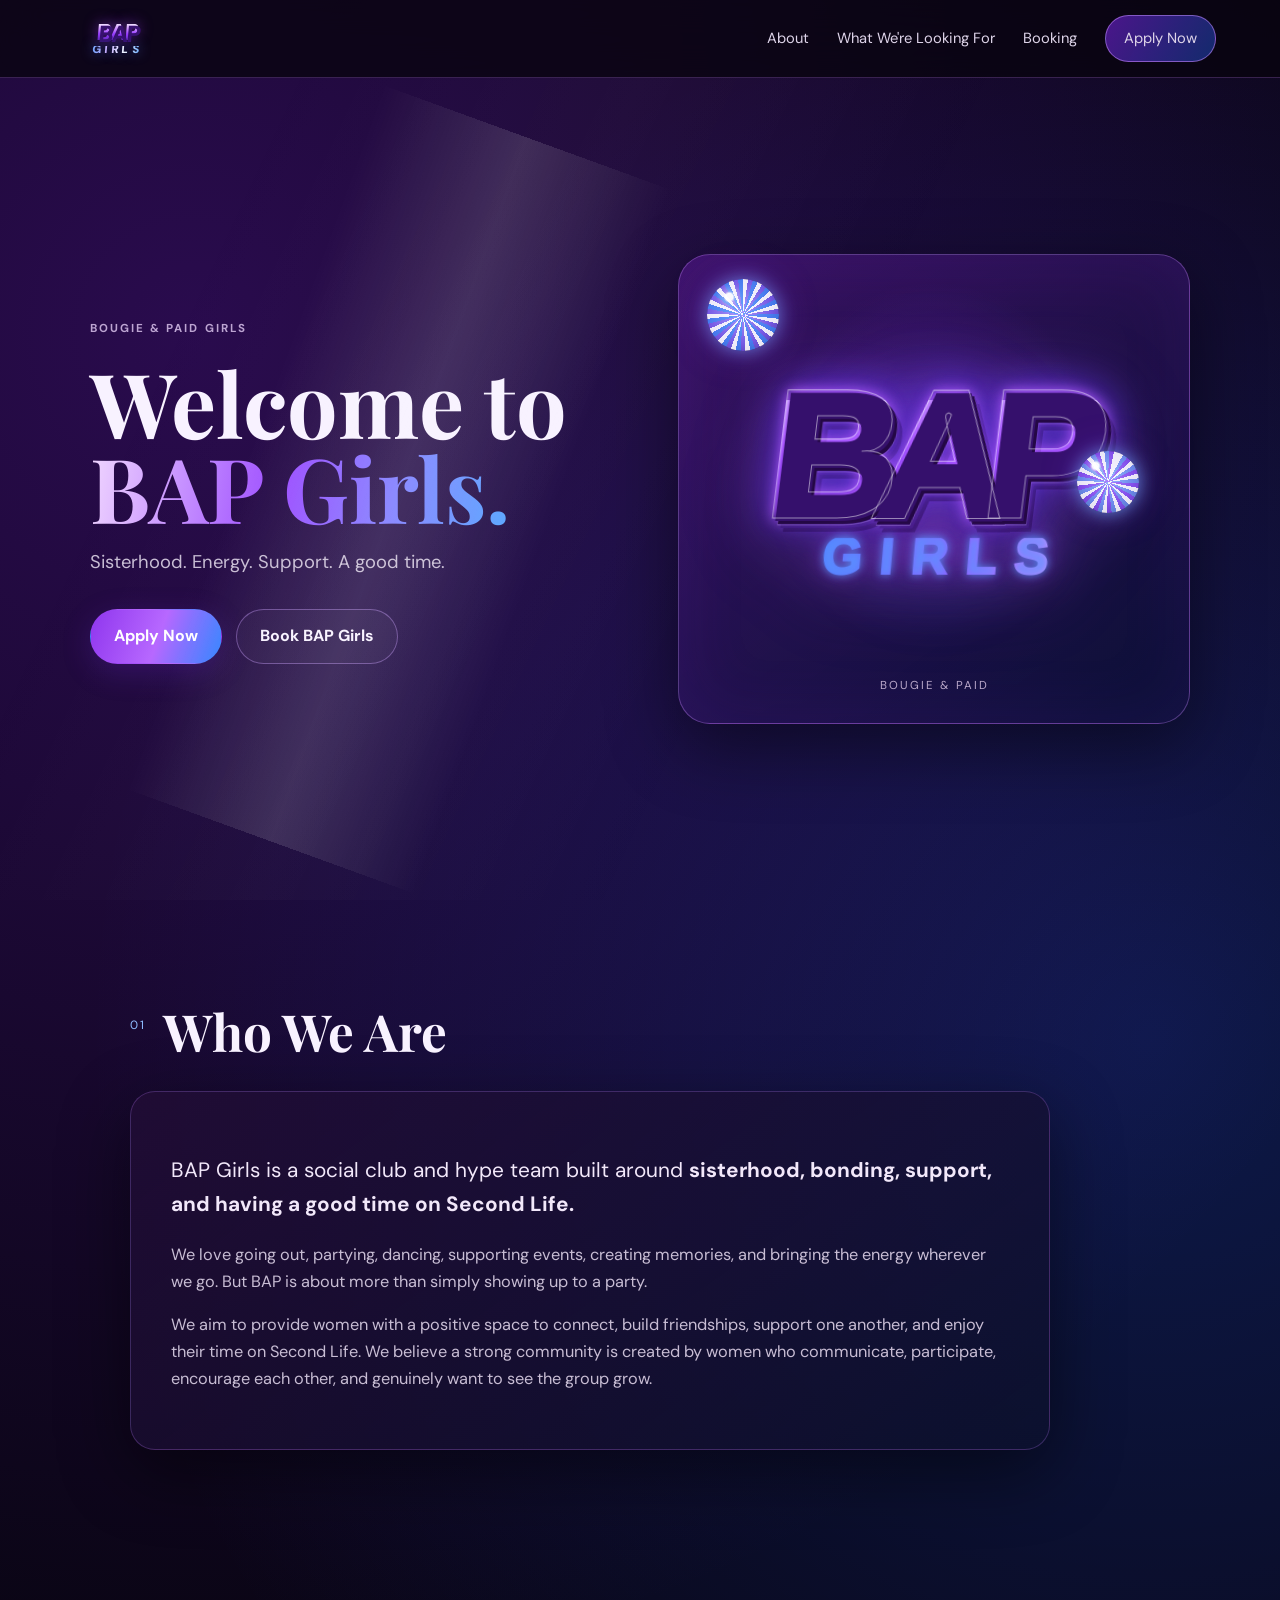
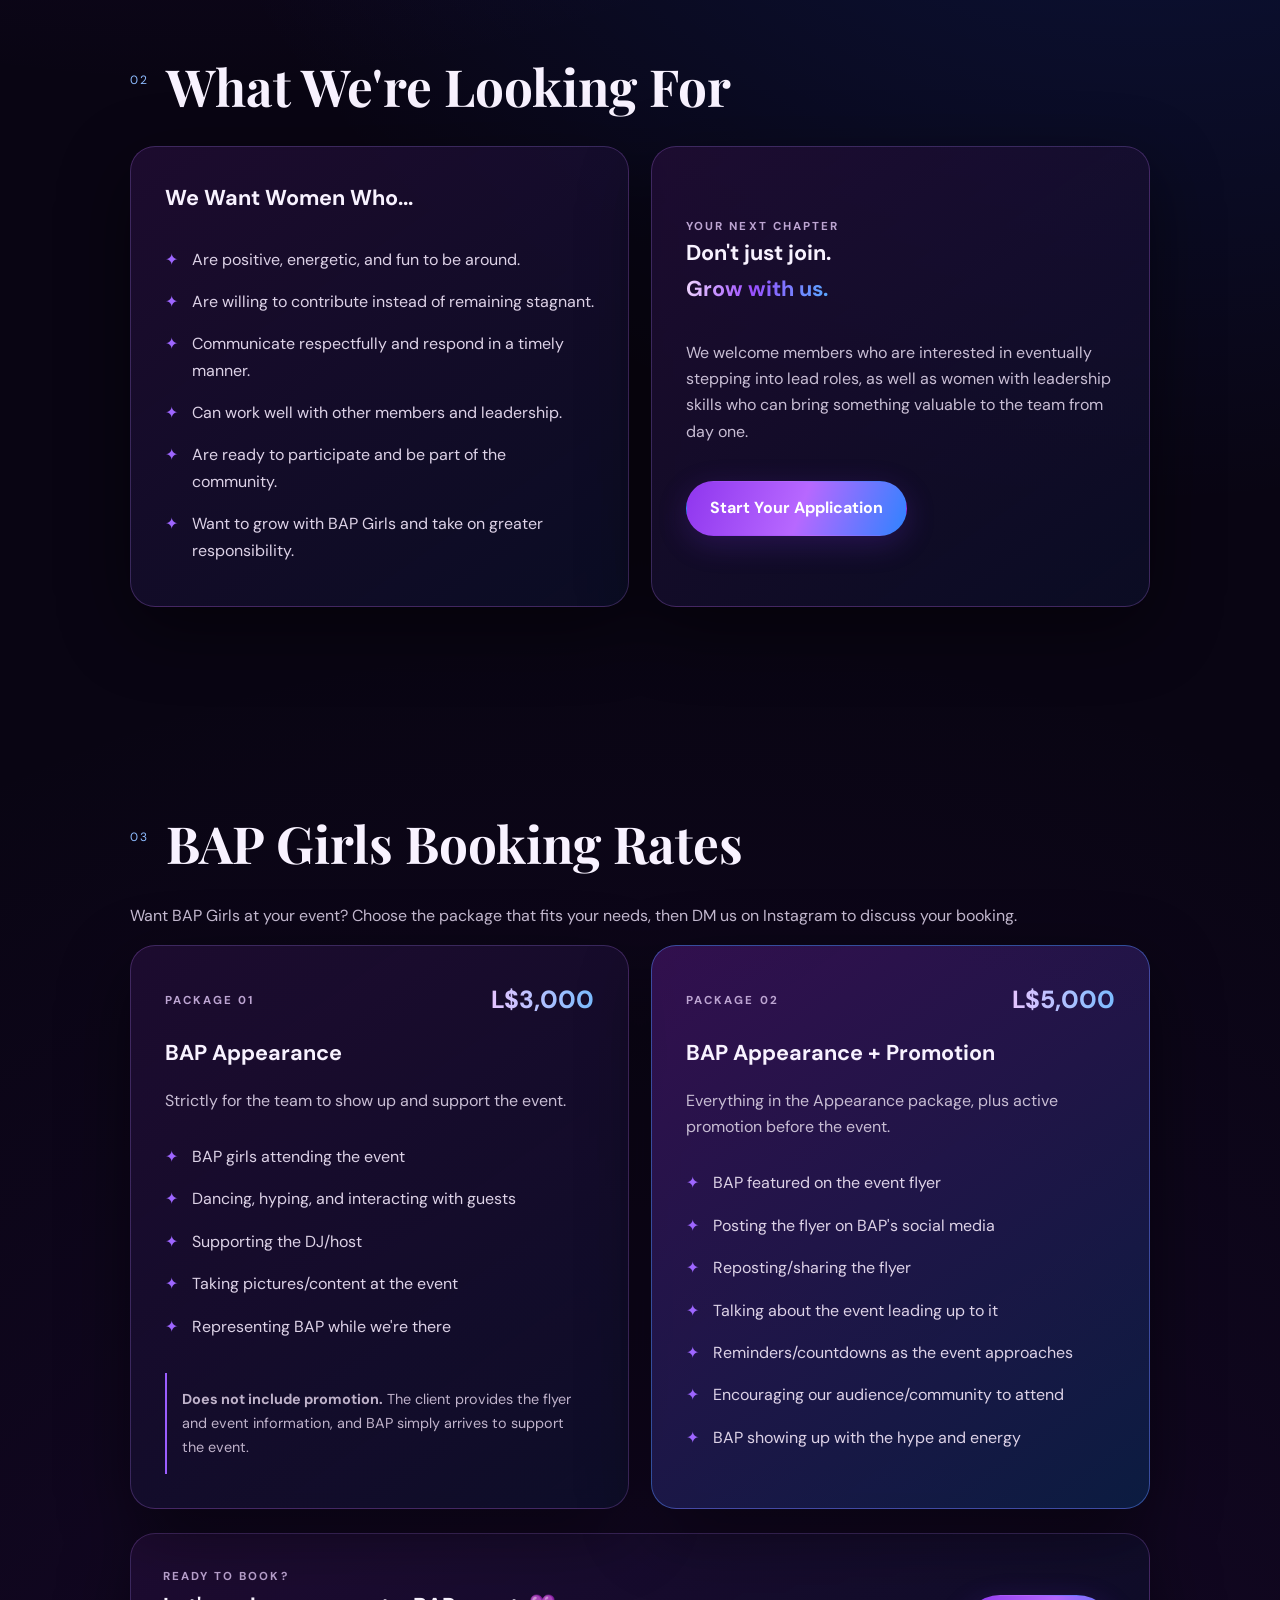
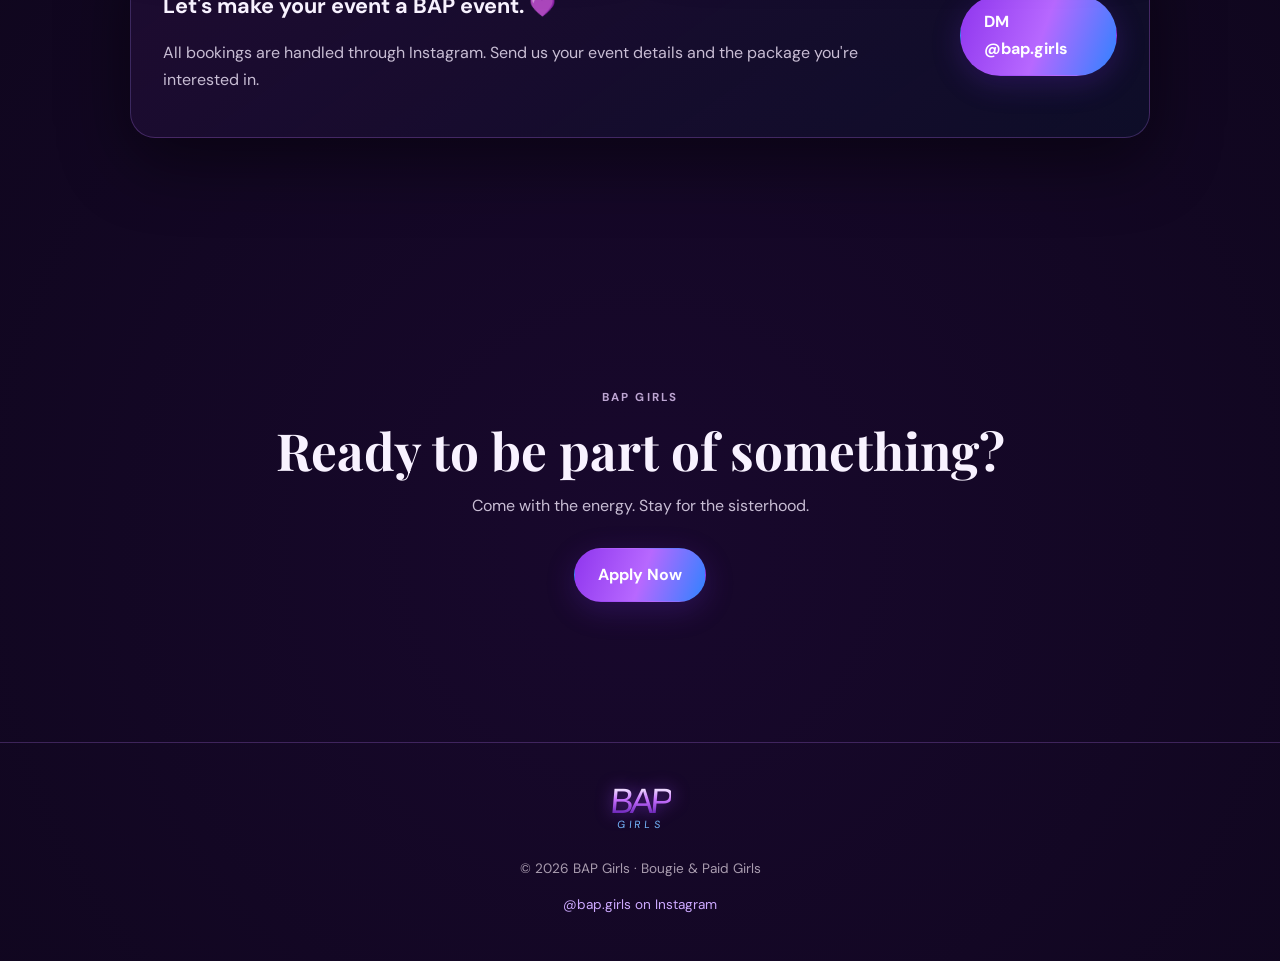
<file: index.html>
<!DOCTYPE html>
<html lang="en">
<head>
  <meta charset="UTF-8">
  <meta name="viewport" content="width=device-width, initial-scale=1.0">
  <meta name="description" content="BAP Girls — Bougie & Paid Girls. A Second Life social club and hype team centered on sisterhood, bonding, support, and having a good time.">
  <title>BAP Girls | Bougie & Paid Girls</title>
  <link rel="preconnect" href="https://fonts.googleapis.com">
  <link rel="preconnect" href="https://fonts.gstatic.com" crossorigin>
  <link href="https://fonts.googleapis.com/css2?family=DM+Sans:wght@400;500;600;700&family=Playfair+Display:wght@600;700&display=swap" rel="stylesheet">
  <link rel="stylesheet" href="styles.css">
</head>

<body>
  <div class="ambient ambient-one"></div>
  <div class="ambient ambient-two"></div>

  <header class="site-header">
    <a class="brand bap-logo-small" href="#home" aria-label="BAP Girls home">
      <span class="bap-word">BAP</span>
      <span class="girls-word">GIRLS</span>
    </a>

    <button class="menu-toggle" aria-label="Open menu" aria-expanded="false">☰</button>

    <nav class="nav">
      <a href="#about">About</a>
      <a href="#looking-for">What We're Looking For</a>
      <a href="#booking">Booking</a>
      <a class="nav-apply" href="application.html">Apply Now</a>
    </nav>
  </header>

  <main>
    <section id="home" class="hero section">
      <div class="hero-copy">
        <span class="eyebrow">BOUGIE &amp; PAID GIRLS</span>

        <h1>Welcome to<br><span>BAP Girls.</span></h1>

        <p class="hero-text">Sisterhood. Energy. Support. A good time.</p>

        <div class="hero-actions">
          <a class="button button-primary" href="application.html">Apply Now</a>
          <a class="button button-ghost" href="#booking">Book BAP Girls</a>
        </div>
      </div>

      <div class="hero-logo-card">
        <div class="shine"></div>

        <div class="logo-stage">
          <div class="bap-logo-3d" aria-label="BAP Girls">
            <span class="bap-main">BAP</span>
            <span class="girls-main">GIRLS</span>
          </div>
        </div>

        <div class="logo-caption">BOUGIE &amp; PAID</div>
      </div>
    </section>

    <section id="about" class="section content-section">
      <div class="section-heading">
        <span class="section-number">01</span>
        <h2>Who We Are</h2>
      </div>

      <div class="glass-card about-card">
        <p class="lead">BAP Girls is a social club and hype team built around <strong>sisterhood, bonding, support, and having a good time on Second Life.</strong></p>

        <p>We love going out, partying, dancing, supporting events, creating memories, and bringing the energy wherever we go. But BAP is about more than simply showing up to a party.</p>

        <p>We aim to provide women with a positive space to connect, build friendships, support one another, and enjoy their time on Second Life. We believe a strong community is created by women who communicate, participate, encourage each other, and genuinely want to see the group grow.</p>
      </div>
    </section>

    <section id="looking-for" class="section content-section">
      <div class="section-heading">
        <span class="section-number">02</span>
        <h2>What We're Looking For</h2>
      </div>

      <div class="looking-grid">
        <div class="glass-card">
          <h3>We Want Women Who...</h3>

          <ul class="feature-list">
            <li>Are positive, energetic, and fun to be around.</li>
            <li>Are willing to contribute instead of remaining stagnant.</li>
            <li>Communicate respectfully and respond in a timely manner.</li>
            <li>Can work well with other members and leadership.</li>
            <li>Are ready to participate and be part of the community.</li>
            <li>Want to grow with BAP Girls and take on greater responsibility.</li>
          </ul>
        </div>

        <div class="glass-card emphasis-card">
          <span class="mini-label">YOUR NEXT CHAPTER</span>

          <h3>Don't just join.<br><span>Grow with us.</span></h3>

          <p>We welcome members who are interested in eventually stepping into lead roles, as well as women with leadership skills who can bring something valuable to the team from day one.</p>

          <a class="button button-primary" href="application.html">Start Your Application</a>
        </div>
      </div>
    </section>

    <section id="booking" class="section content-section">
      <div class="section-heading">
        <span class="section-number">03</span>
        <h2>BAP Girls Booking Rates</h2>
      </div>

      <p class="section-intro">Want BAP Girls at your event? Choose the package that fits your needs, then DM us on Instagram to discuss your booking.</p>

      <div class="rates-grid">
        <article class="rate-card">
          <div class="rate-top">
            <span class="package">PACKAGE 01</span>
            <span class="price">L$3,000</span>
          </div>

          <h3>BAP Appearance</h3>

          <p class="rate-description">Strictly for the team to show up and support the event.</p>

          <ul class="feature-list">
            <li>BAP girls attending the event</li>
            <li>Dancing, hyping, and interacting with guests</li>
            <li>Supporting the DJ/host</li>
            <li>Taking pictures/content at the event</li>
            <li>Representing BAP while we're there</li>
          </ul>

          <div class="note">
            <strong>Does not include promotion.</strong>
            The client provides the flyer and event information, and BAP simply arrives to support the event.
          </div>
        </article>

        <article class="rate-card featured-rate">
          <div class="rate-top">
            <span class="package">PACKAGE 02</span>
            <span class="price">L$5,000</span>
          </div>

          <h3>BAP Appearance + Promotion</h3>

          <p class="rate-description">Everything in the Appearance package, plus active promotion before the event.</p>

          <ul class="feature-list">
            <li>BAP featured on the event flyer</li>
            <li>Posting the flyer on BAP's social media</li>
            <li>Reposting/sharing the flyer</li>
            <li>Talking about the event leading up to it</li>
            <li>Reminders/countdowns as the event approaches</li>
            <li>Encouraging our audience/community to attend</li>
            <li>BAP showing up with the hype and energy</li>
          </ul>
        </article>
      </div>

      <div class="booking-cta glass-card">
        <div>
          <span class="mini-label">READY TO BOOK?</span>

          <h3>Let's make your event a BAP event. 💜</h3>

          <p>All bookings are handled through Instagram. Send us your event details and the package you're interested in.</p>
        </div>

        <a class="button button-primary" href="https://www.instagram.com/bap.girls/" target="_blank" rel="noopener">DM @bap.girls</a>
      </div>
    </section>

    <section class="section final-cta">
      <div class="cta-inner">
        <span class="eyebrow">BAP GIRLS</span>

        <h2>Ready to be part of something?</h2>

        <p>Come with the energy. Stay for the sisterhood.</p>

        <a class="button button-primary" href="application.html">Apply Now</a>
      </div>
    </section>
  </main>

  <footer class="site-footer">
    <div class="footer-bap-logo">
      <span class="bap-word">BAP</span>
      <span class="girls-word">GIRLS</span>
    </div>

    <p>© <span id="year"></span> BAP Girls · Bougie &amp; Paid Girls</p>

    <a href="https://www.instagram.com/bap.girls/" target="_blank" rel="noopener">@bap.girls on Instagram</a>
  </footer>

  <script>
    document.getElementById('year').textContent = new Date().getFullYear();

    const toggle = document.querySelector('.menu-toggle');
    const nav = document.querySelector('.nav');

    toggle.addEventListener('click', () => {
      const open = nav.classList.toggle('open');
      toggle.setAttribute('aria-expanded', open);
    });

    nav.querySelectorAll('a').forEach(a => {
      a.addEventListener('click', () => nav.classList.remove('open'));
    });
  </script>
</body>
</html>
</file>
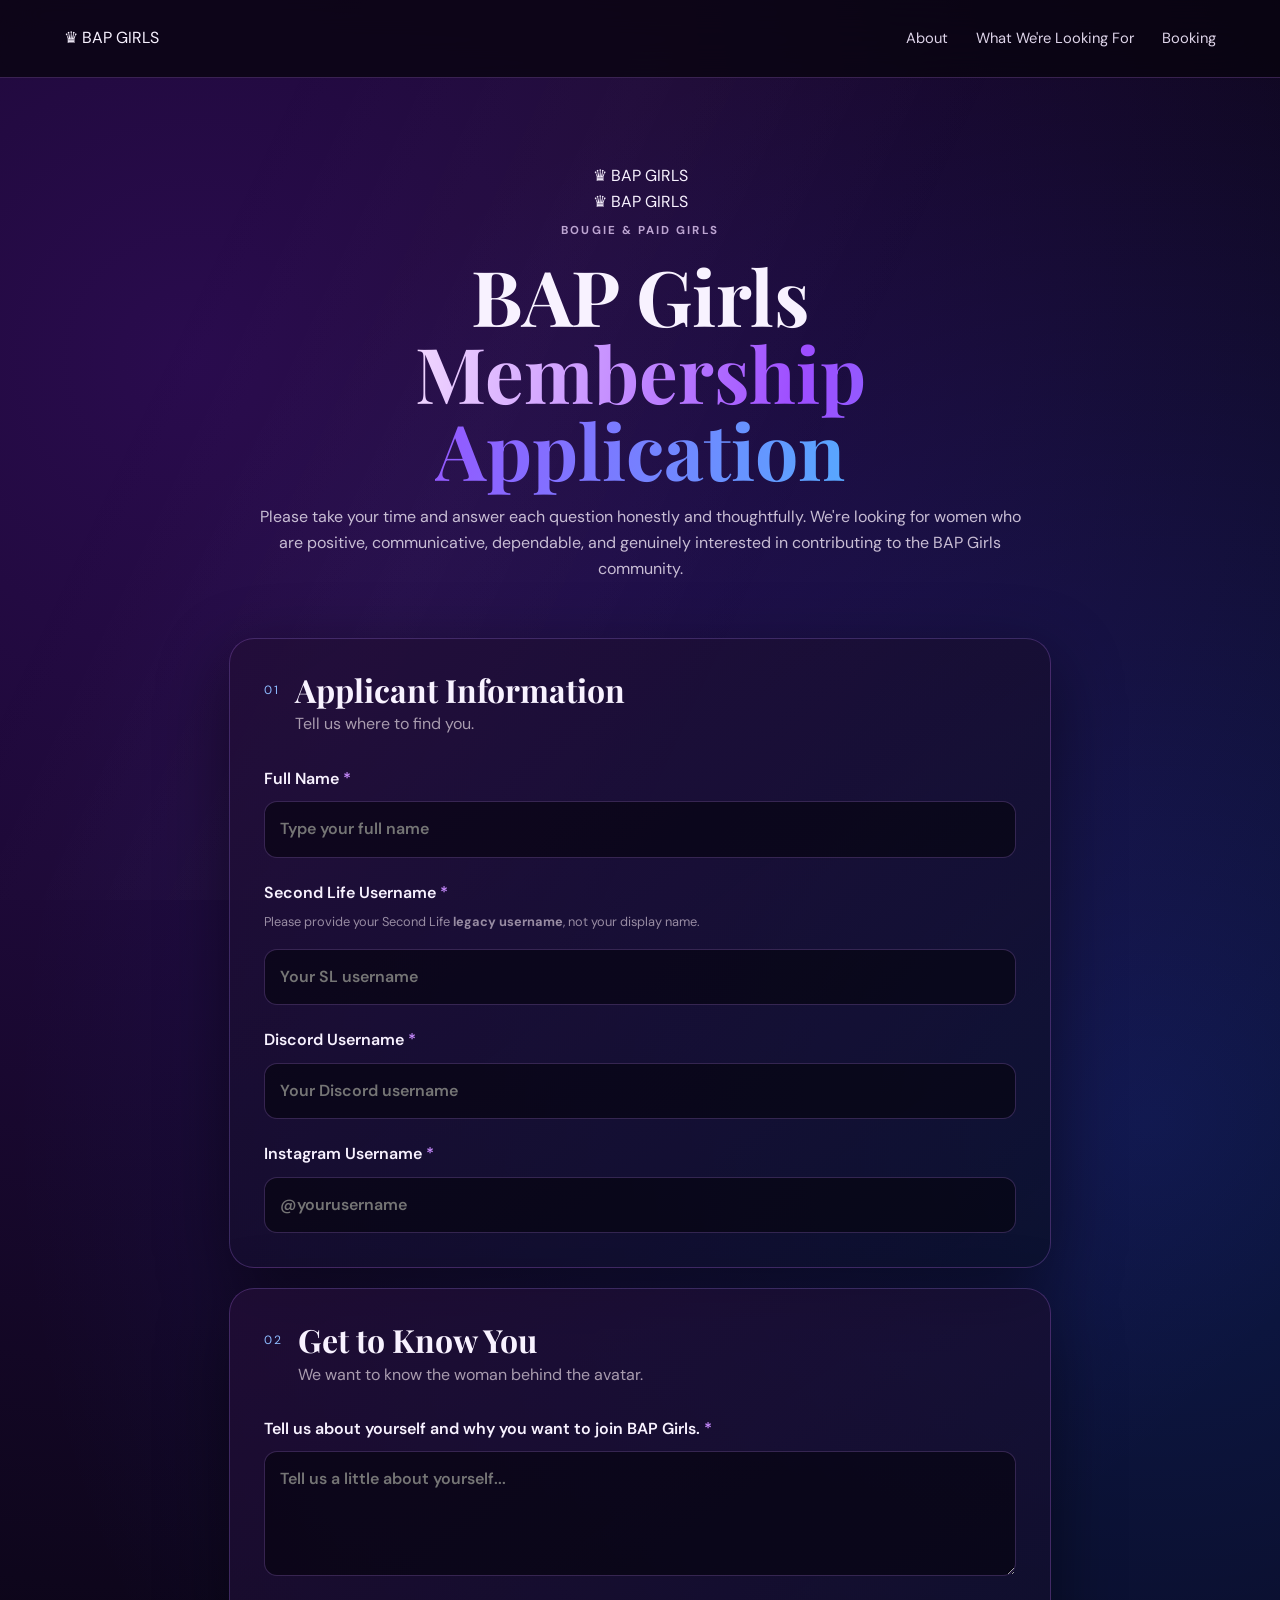
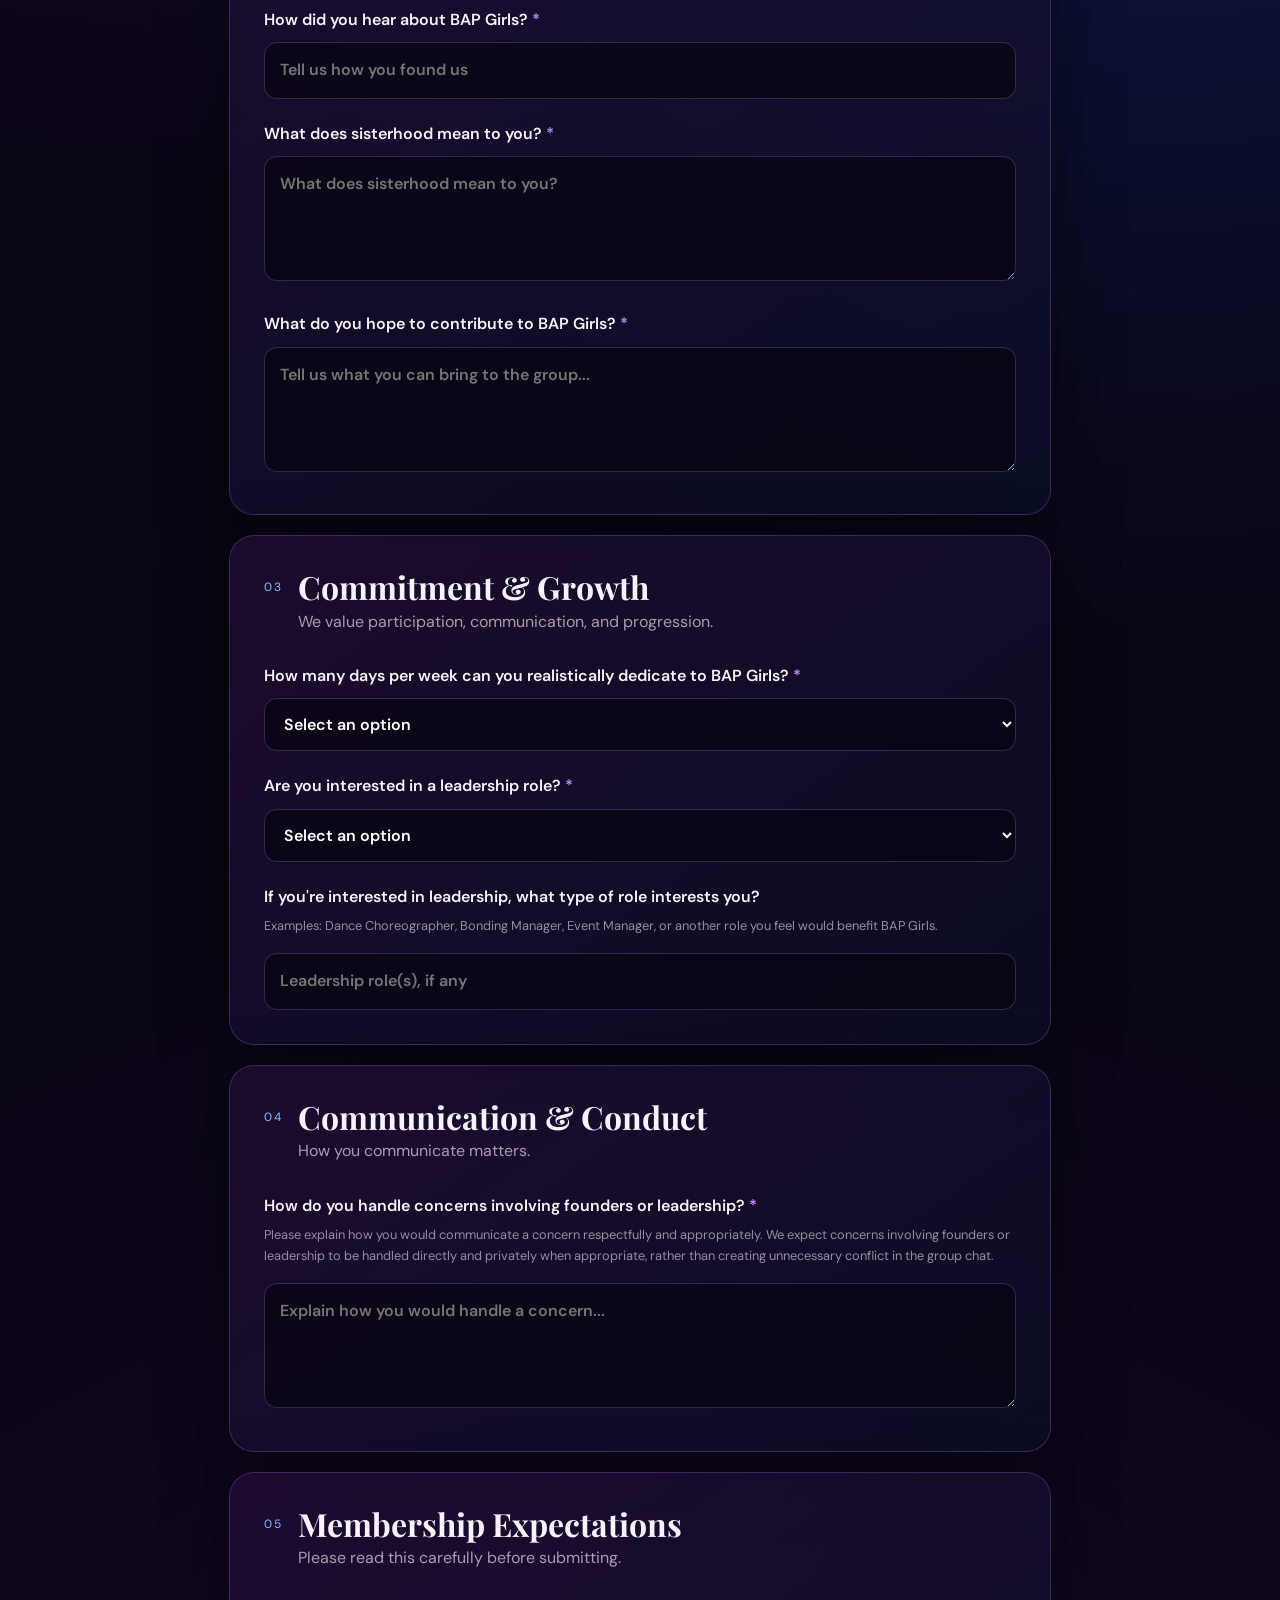
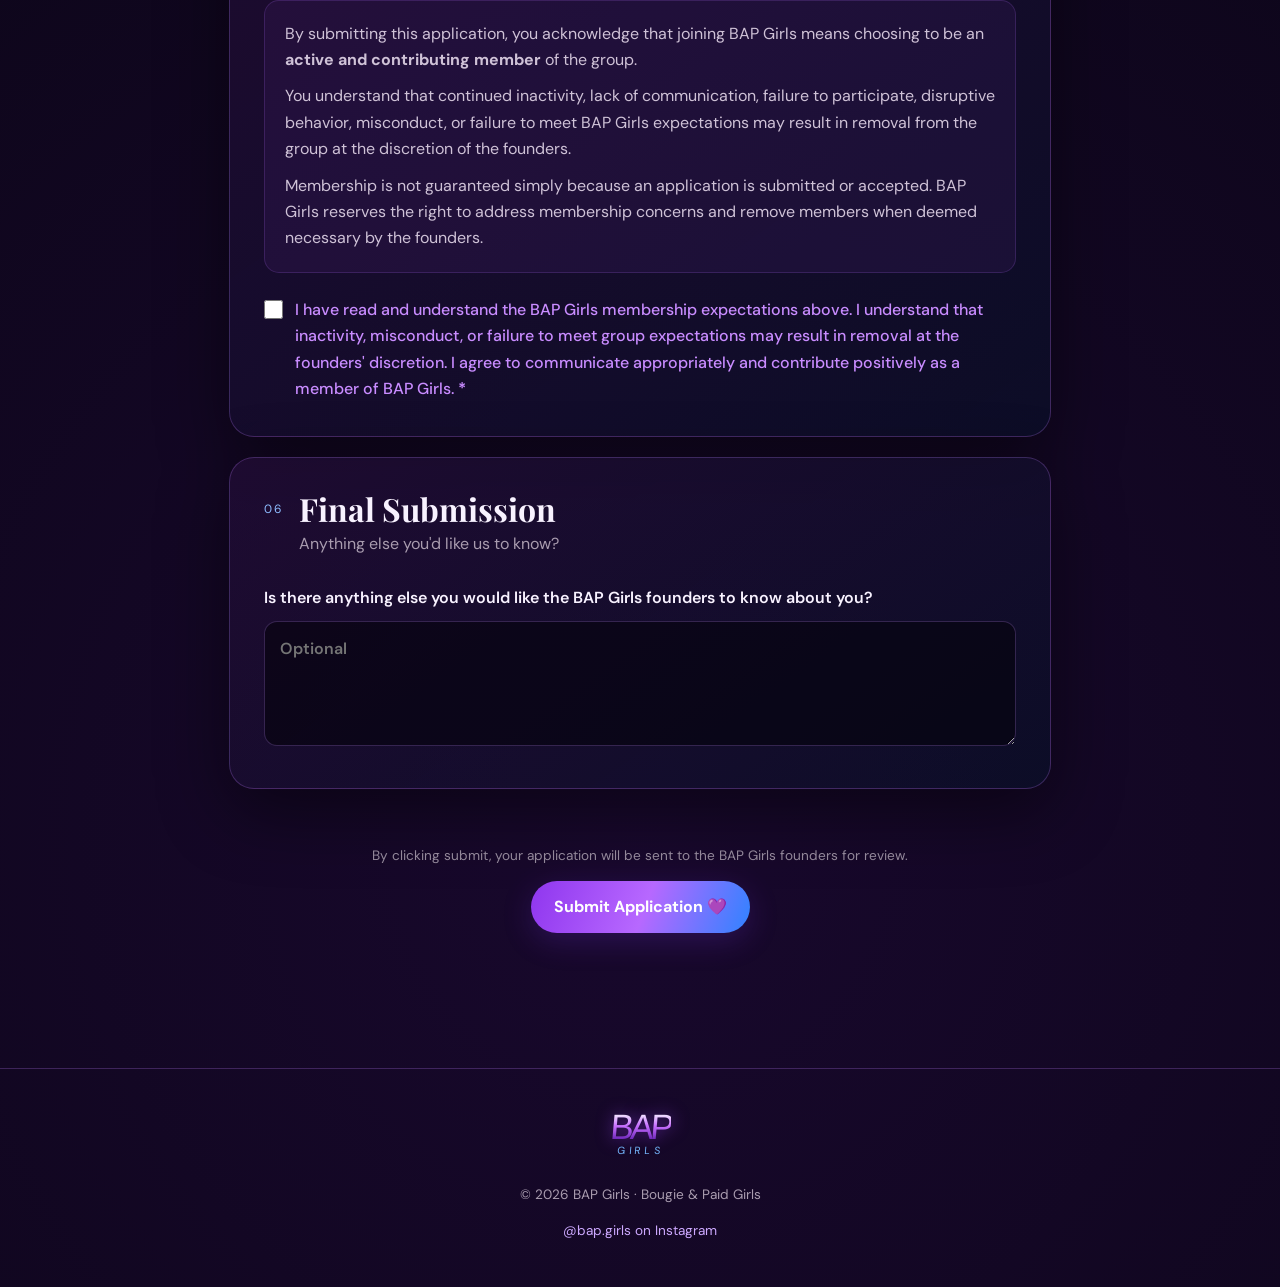
<file: application.html>
<!DOCTYPE html>
<html lang="en">
<head>
  <meta charset="UTF-8">
  <meta name="viewport" content="width=device-width, initial-scale=1.0">
  <meta name="description" content="BAP Girls membership application.">
  <title>Apply | BAP Girls</title>

  <link rel="preconnect" href="https://fonts.googleapis.com">
  <link rel="preconnect" href="https://fonts.gstatic.com" crossorigin>
  <link href="https://fonts.googleapis.com/css2?family=DM+Sans:wght@400;500;600;700&family=Playfair+Display:wght@600;700&display=swap" rel="stylesheet">

  <link rel="stylesheet" href="styles.css">

  <style>
    /* ================================
       APPLICATION THANK-YOU POPUP
       ================================ */

    .success-overlay {
      position: fixed;
      inset: 0;
      z-index: 9999;
      display: none;
      align-items: center;
      justify-content: center;
      padding: 22px;
      background: rgba(4, 1, 10, .78);
      backdrop-filter: blur(12px);
      -webkit-backdrop-filter: blur(12px);
    }

    .success-overlay.show {
      display: flex;
    }

    .success-popup {
      position: relative;
      width: min(520px, 100%);
      padding: 42px 30px;
      text-align: center;
      border: 1px solid rgba(217,168,255,.4);
      border-radius: 28px;
      background:
        linear-gradient(
          145deg,
          rgba(55, 18, 91, .96),
          rgba(14, 5, 29, .98)
        );
      box-shadow:
        0 30px 90px rgba(0,0,0,.65),
        0 0 45px rgba(157,77,255,.25),
        inset 0 1px 0 rgba(255,255,255,.2);
      overflow: hidden;
      animation: popupIn .35s ease-out;
    }

    .success-popup::before {
      content: "";
      position: absolute;
      top: 0;
      left: -20%;
      width: 140%;
      height: 2px;
      background: linear-gradient(
        90deg,
        transparent,
        #b66cff,
        #71c4ff,
        #ffffff,
        #b66cff,
        transparent
      );
    }

    .success-icon {
      width: 58px;
      height: 58px;
      margin: 0 auto 22px;
      display: flex;
      align-items: center;
      justify-content: center;
      border-radius: 50%;
      color: #fff;
      font-size: 27px;
      background:
        linear-gradient(
          135deg,
          #8d35e8,
          #3c83ff
        );
      box-shadow:
        0 0 20px rgba(157,77,255,.55),
        0 0 40px rgba(39,120,255,.25),
        inset 0 1px 0 rgba(255,255,255,.4);
    }

    .success-popup .popup-eyebrow {
      margin-bottom: 10px;
      color: #71c4ff;
      font-size: 11px;
      font-weight: 700;
      letter-spacing: 3px;
      text-transform: uppercase;
    }

    .success-popup h2 {
      margin: 0 0 16px;
      font-family: "Playfair Display", Georgia, serif;
      font-size: clamp(30px, 7vw, 46px);
      line-height: 1;
      background:
        linear-gradient(
          105deg,
          #ffffff,
          #d9a8ff,
          #7f2cff,
          #71c4ff,
          #ffffff
        );
      background-size: 250% 100%;
      -webkit-background-clip: text;
      background-clip: text;
      color: transparent;
      animation: popupShine 3s linear infinite;
    }

    .success-popup p {
      margin: 0 auto;
      max-width: 410px;
      color: #c8bdd4;
      font-size: 14px;
      line-height: 1.75;
    }

    .success-popup p strong {
      color: #fff;
    }

    .success-close {
      margin-top: 28px;
      border: 0;
      padding: 13px 28px;
      border-radius: 999px;
      color: #fff;
      font-weight: 700;
      cursor: pointer;
      background:
        linear-gradient(
          110deg,
          #7622d5,
          #a64dff,
          #347dff,
          #8b36e7
        );
      background-size: 250% 100%;
      box-shadow:
        0 10px 30px rgba(111,40,210,.4),
        inset 0 1px 0 rgba(255,255,255,.3);
      transition: transform .2s ease, box-shadow .2s ease;
    }

    .success-close:hover {
      transform: translateY(-2px);
      box-shadow:
        0 14px 38px rgba(111,40,210,.55),
        inset 0 1px 0 rgba(255,255,255,.4);
    }

    @keyframes popupIn {
      from {
        opacity: 0;
        transform: translateY(15px) scale(.97);
      }

      to {
        opacity: 1;
        transform: translateY(0) scale(1);
      }
    }

    @keyframes popupShine {
      0% {
        background-position: 0% 50%;
      }

      50% {
        background-position: 100% 50%;
      }

      100% {
        background-position: 0% 50%;
      }
    }
  </style>
</head>

<body>

  <header class="site-header">

    <a class="brand application-header-logo" href="index.html" aria-label="BAP Girls home">

      <div class="application-logo-mini" aria-hidden="true">
        <span class="application-crown-mini">♛</span>
        <span class="application-bap-mini">BAP</span>
        <span class="application-girls-mini">GIRLS</span>
      </div>

    </a>

    <nav class="nav nav-always">
      <a href="index.html#about">About</a>
      <a href="index.html#looking-for">What We're Looking For</a>
      <a href="index.html#booking">Booking</a>
    </nav>

  </header>

  <main class="application-main">

    <section class="application-hero">

      <div class="application-logo-wrap" aria-label="BAP Girls">

        <div class="application-logo-coin">

          <div class="application-logo-face application-logo-front">

            <span class="application-crown">♛</span>

            <span class="application-bap">BAP</span>

            <span class="application-girls">GIRLS</span>

          </div>

          <div class="application-logo-face application-logo-back">

            <span class="application-crown">♛</span>

            <span class="application-bap">BAP</span>

            <span class="application-girls">GIRLS</span>

          </div>

        </div>

      </div>

      <span class="eyebrow">BOUGIE &amp; PAID GIRLS</span>

      <h1>
        BAP Girls<br>
        <span>Membership Application</span>
      </h1>

      <p>
        Please take your time and answer each question honestly and thoughtfully.
        We're looking for women who are positive, communicative, dependable,
        and genuinely interested in contributing to the BAP Girls community.
      </p>

    </section>

    <form
      class="application-form"
      id="bapApplicationForm"
      action="https://formsubmit.co/forpicedits1@gmail.com"
      method="POST">

      <input
        type="hidden"
        name="_subject"
        value="💜 New BAP Girls Membership Application">

      <input
        type="hidden"
        name="_template"
        value="table">

      <input
        type="hidden"
        name="_captcha"
        value="false">

      <section class="form-section">

        <div class="form-heading">
          <span>01</span>

          <div>
            <h2>Applicant Information</h2>
            <p>Tell us where to find you.</p>
          </div>
        </div>

        <label>
          Full Name <span>*</span>

          <input
            type="text"
            name="Full Name"
            required
            placeholder="Type your full name">
        </label>

        <label>
          Second Life Username <span>*</span>

          <small>
            Please provide your Second Life <strong>legacy username</strong>,
            not your display name.
          </small>

          <input
            type="text"
            name="Second Life Username (Legacy)"
            required
            placeholder="Your SL username">
        </label>

        <label>
          Discord Username <span>*</span>

          <input
            type="text"
            name="Discord Username"
            required
            placeholder="Your Discord username">
        </label>

        <label>
          Instagram Username <span>*</span>

          <input
            type="text"
            name="Instagram Username"
            required
            placeholder="@yourusername">
        </label>

      </section>

      <section class="form-section">

        <div class="form-heading">
          <span>02</span>

          <div>
            <h2>Get to Know You</h2>
            <p>We want to know the woman behind the avatar.</p>
          </div>
        </div>

        <label>
          Tell us about yourself and why you want to join BAP Girls. <span>*</span>

          <textarea
            name="About You & Why You Want to Join"
            required
            placeholder="Tell us a little about yourself..."></textarea>
        </label>

        <label>
          How did you hear about BAP Girls? <span>*</span>

          <input
            type="text"
            name="How You Heard About Us"
            required
            placeholder="Tell us how you found us">
        </label>

        <label>
          What does sisterhood mean to you? <span>*</span>

          <textarea
            name="What Sisterhood Means"
            required
            placeholder="What does sisterhood mean to you?"></textarea>
        </label>

        <label>
          What do you hope to contribute to BAP Girls? <span>*</span>

          <textarea
            name="What You Hope to Contribute"
            required
            placeholder="Tell us what you can bring to the group..."></textarea>
        </label>

      </section>

      <section class="form-section">

        <div class="form-heading">
          <span>03</span>

          <div>
            <h2>Commitment &amp; Growth</h2>
            <p>We value participation, communication, and progression.</p>
          </div>
        </div>

        <label>
          How many days per week can you realistically dedicate to BAP Girls? <span>*</span>

          <select name="Realistic Days Per Week" required>

            <option value="" selected disabled>
              Select an option
            </option>

            <option>1 day</option>
            <option>2 days</option>
            <option>3 days</option>
            <option>4 days</option>
            <option>5 days</option>
            <option>6 days</option>
            <option>7 days</option>
            <option>My availability varies</option>

          </select>

        </label>

        <label>
          Are you interested in a leadership role? <span>*</span>

          <select name="Leadership Interest" required>

            <option value="" selected disabled>
              Select an option
            </option>

            <option>Yes</option>
            <option>Possibly in the future</option>
            <option>No, I prefer membership</option>

          </select>

        </label>

        <label>
          If you're interested in leadership, what type of role interests you?

          <small>
            Examples: Dance Choreographer, Bonding Manager, Event Manager,
            or another role you feel would benefit BAP Girls.
          </small>

          <input
            type="text"
            name="Leadership Role Interest"
            placeholder="Leadership role(s), if any">
        </label>

      </section>

      <section class="form-section">

        <div class="form-heading">
          <span>04</span>

          <div>
            <h2>Communication &amp; Conduct</h2>
            <p>How you communicate matters.</p>
          </div>
        </div>

        <label>
          How do you handle concerns involving founders or leadership? <span>*</span>

          <small>
            Please explain how you would communicate a concern respectfully
            and appropriately. We expect concerns involving founders or leadership
            to be handled directly and privately when appropriate, rather than
            creating unnecessary conflict in the group chat.
          </small>

          <textarea
            name="Communication With Founders"
            required
            placeholder="Explain how you would handle a concern..."></textarea>
        </label>

      </section>

      <section class="form-section acknowledgment-section">

        <div class="form-heading">
          <span>05</span>

          <div>
            <h2>Membership Expectations</h2>
            <p>Please read this carefully before submitting.</p>
          </div>
        </div>

        <div class="acknowledgment">

          <p>
            By submitting this application, you acknowledge that joining BAP Girls
            means choosing to be an <strong>active and contributing member</strong>
            of the group.
          </p>

          <p>
            You understand that continued inactivity, lack of communication,
            failure to participate, disruptive behavior, misconduct, or failure
            to meet BAP Girls expectations may result in removal from the group
            at the discretion of the founders.
          </p>

          <p>
            Membership is not guaranteed simply because an application is submitted
            or accepted. BAP Girls reserves the right to address membership concerns
            and remove members when deemed necessary by the founders.
          </p>

        </div>

        <label class="checkbox-label">

          <input
            type="checkbox"
            name="Membership Expectations Acknowledged"
            value="Yes — acknowledged and agreed"
            required>

          <span>
            I have read and understand the BAP Girls membership expectations above.
            I understand that inactivity, misconduct, or failure to meet group
            expectations may result in removal at the founders' discretion.
            I agree to communicate appropriately and contribute positively as a
            member of BAP Girls. <strong>*</strong>
          </span>

        </label>

      </section>

      <section class="form-section">

        <div class="form-heading">
          <span>06</span>

          <div>
            <h2>Final Submission</h2>
            <p>Anything else you'd like us to know?</p>
          </div>
        </div>

        <label>
          Is there anything else you would like the BAP Girls founders to know about you?

          <textarea
            name="Anything Else"
            placeholder="Optional"></textarea>
        </label>

      </section>

      <div class="submit-area">

        <p>
          By clicking submit, your application will be sent to the
          BAP Girls founders for review.
        </p>

        <button
          class="button button-primary submit-button"
          type="submit"
          id="submitApplicationButton">
          Submit Application 💜
        </button>

      </div>

    </form>

  </main>

  <footer class="site-footer">

    <div class="footer-bap-logo application-footer-logo">

      <span class="bap-word">BAP</span>

      <span class="girls-word">GIRLS</span>

    </div>

    <p>
      © <span id="year"></span>
      BAP Girls · Bougie &amp; Paid Girls
    </p>

    <a
      href="https://www.instagram.com/bap.girls/"
      target="_blank"
      rel="noopener">
      @bap.girls on Instagram
    </a>

  </footer>

  <!-- SUCCESS POPUP -->

  <div
    class="success-overlay"
    id="successOverlay"
    role="dialog"
    aria-modal="true"
    aria-labelledby="successTitle">

    <div class="success-popup">

      <div class="success-icon">
        ✓
      </div>

      <div class="popup-eyebrow">
        BAP GIRLS
      </div>

      <h2 id="successTitle">
        Application Submitted
      </h2>

      <p>
        Thank you so much for applying to
        <strong>BAP Girls!</strong>
        Your application has been received and will be reviewed by the founders.
        We appreciate your interest in becoming part of the sisterhood. 💜
      </p>

      <button
        type="button"
        class="success-close"
        id="successClose">
        Okay 💜
      </button>

    </div>

  </div>

  <script>

    /* ================================
       FOOTER YEAR
       ================================ */

    document.getElementById('year').textContent =
      new Date().getFullYear();


    /* ================================
       BAP GIRLS APPLICATION
       ================================ */

    const applicationForm =
      document.getElementById('bapApplicationForm');

    const submitButton =
      document.getElementById('submitApplicationButton');

    const successOverlay =
      document.getElementById('successOverlay');

    const successClose =
      document.getElementById('successClose');


    applicationForm.addEventListener(
      'submit',
      async function(event) {

        event.preventDefault();


        /* -------------------------------
           VALIDATE FORM
           ------------------------------- */

        if (!applicationForm.checkValidity()) {

          applicationForm.reportValidity();

          return;
        }


        /* -------------------------------
           PREVENT DOUBLE SUBMISSIONS
           ------------------------------- */

        submitButton.disabled = true;

        submitButton.textContent =
          'Submitting... 💜';


        /* -------------------------------
           COLLECT FORM DATA
           ------------------------------- */

        const formData =
          new FormData(applicationForm);

        const formObject =
          Object.fromEntries(formData.entries());


        /* -------------------------------
           30-SECOND SAFETY TIMEOUT

           Prevents the button from staying
           on "Submitting..." indefinitely.
           ------------------------------- */

        const controller =
          new AbortController();

        const timeoutId =
          setTimeout(
            function() {
              controller.abort();
            },
            30000
          );


        try {

          /* -----------------------------
             SEND TO FORMSUBMIT AJAX
             ----------------------------- */

          const response =
            await fetch(
              'https://formsubmit.co/ajax/forpicedits1@gmail.com',
              {
                method: 'POST',

                headers: {
                  'Content-Type': 'application/json',
                  'Accept': 'application/json'
                },

                body: JSON.stringify(formObject),

                signal: controller.signal
              }
            );


          clearTimeout(timeoutId);


          /* -----------------------------
             READ FORMSUBMIT RESPONSE
             ----------------------------- */

          let result;

          try {

            result =
              await response.json();

          } catch (jsonError) {

            throw new Error(
              'The form server returned an invalid response.'
            );

          }


          console.log(
            'BAP Girls FormSubmit response:',
            result
          );


          /* -----------------------------
             ONLY SHOW SUCCESS IF
             FORMSUBMIT CONFIRMS SUCCESS
             ----------------------------- */

          const submissionSucceeded =
            response.ok &&
            (
              result.success === true ||
              result.success === 'true'
            );


          if (!submissionSucceeded) {

            throw new Error(
              result.message ||
              'FormSubmit did not accept the application.'
            );

          }


          /* -----------------------------
             SUCCESS
             ----------------------------- */

          applicationForm.reset();

          submitButton.disabled = false;

          submitButton.textContent =
            'Submit Application 💜';

          successOverlay.classList.add('show');


        } catch (error) {

          clearTimeout(timeoutId);


          submitButton.disabled = false;

          submitButton.textContent =
            'Submit Application 💜';


          console.error(
            'BAP Girls application submission error:',
            error
          );


          /* -----------------------------
             TIMEOUT
             ----------------------------- */

          if (error.name === 'AbortError') {

            alert(
              'The application server took too long to respond. ' +
              'Please wait a moment before trying again. 💜'
            );


            return;
          }


          /* -----------------------------
             OTHER ERROR
             ----------------------------- */

          alert(
            'We could not confirm that your application was submitted. ' +
            'Please try again in a moment. 💜'
          );

        }

      }
    );


    /* ================================
       SUCCESS POPUP CLOSE BUTTON
       ================================ */

    successClose.addEventListener(
      'click',
      function() {

        successOverlay.classList.remove('show');

        window.scrollTo({
          top: 0,
          behavior: 'smooth'
        });

      }
    );


    /* ================================
       CLOSE POPUP BY CLICKING OUTSIDE
       ================================ */

    successOverlay.addEventListener(
      'click',
      function(event) {

        if (event.target === successOverlay) {

          successOverlay.classList.remove('show');

        }

      }
    );

  </script>

</body>
</html>
</file>
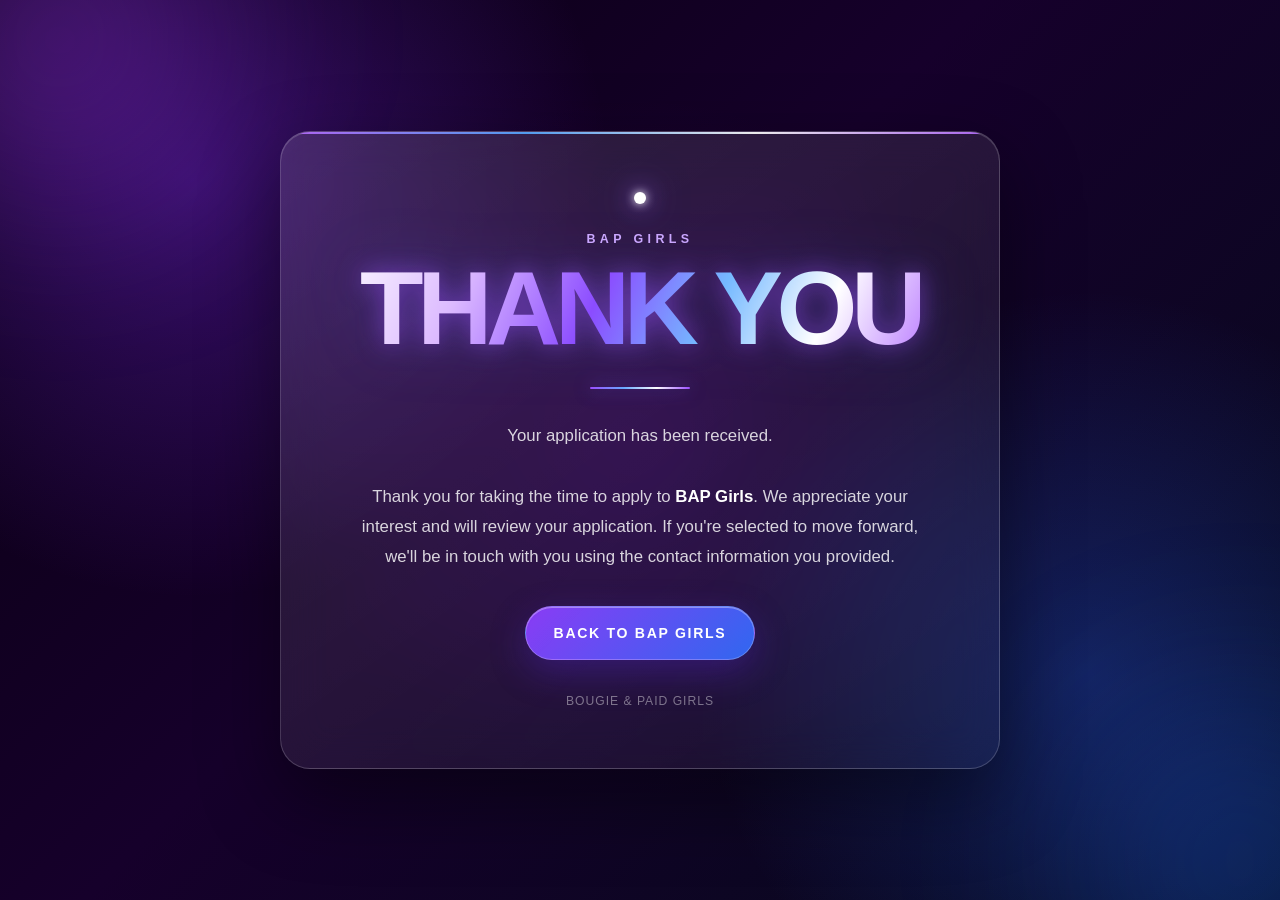
<file: thank-you.html>
<!DOCTYPE html>
<html lang="en">
<head>
  <meta charset="UTF-8">
  <meta name="viewport" content="width=device-width, initial-scale=1.0">

  <title>Thank You | BAP Girls</title>

  <style>
    * {
      box-sizing: border-box;
      margin: 0;
      padding: 0;
    }

    html {
      min-height: 100%;
      background: #08000f;
    }

    body {
      min-height: 100vh;
      font-family: Arial, Helvetica, sans-serif;
      color: #ffffff;
      background:
        radial-gradient(circle at 15% 20%, rgba(132, 44, 255, 0.35), transparent 32%),
        radial-gradient(circle at 85% 75%, rgba(40, 105, 255, 0.28), transparent 30%),
        radial-gradient(circle at 50% 50%, rgba(104, 0, 190, 0.18), transparent 45%),
        linear-gradient(135deg, #08000f 0%, #16002b 45%, #050b1c 100%);
      overflow-x: hidden;
    }

    body::before,
    body::after {
      content: "";
      position: fixed;
      width: 320px;
      height: 320px;
      border-radius: 50%;
      filter: blur(90px);
      pointer-events: none;
      z-index: 0;
    }

    body::before {
      top: -120px;
      left: -100px;
      background: rgba(174, 57, 255, 0.28);
    }

    body::after {
      right: -120px;
      bottom: -120px;
      background: rgba(35, 105, 255, 0.24);
    }

    .page {
      position: relative;
      z-index: 1;
      min-height: 100vh;
      display: flex;
      align-items: center;
      justify-content: center;
      padding: 40px 20px;
    }

    .thank-you-card {
      width: min(720px, 100%);
      padding: 60px 42px;
      text-align: center;
      border: 1px solid rgba(255, 255, 255, 0.18);
      border-radius: 30px;
      background:
        linear-gradient(
          145deg,
          rgba(255, 255, 255, 0.12),
          rgba(255, 255, 255, 0.035)
        );
      backdrop-filter: blur(22px);
      -webkit-backdrop-filter: blur(22px);
      box-shadow:
        0 30px 80px rgba(0, 0, 0, 0.45),
        inset 0 1px 0 rgba(255, 255, 255, 0.16);
      overflow: hidden;
      position: relative;
    }

    .thank-you-card::before {
      content: "";
      position: absolute;
      top: 0;
      left: -30%;
      width: 160%;
      height: 2px;
      background: linear-gradient(
        90deg,
        transparent,
        #b66cff,
        #55a8ff,
        #ffffff,
        #b66cff,
        transparent
      );
      opacity: 0.9;
    }

    .sparkle {
      width: 12px;
      height: 12px;
      margin: 0 auto 28px;
      border-radius: 50%;
      background: #ffffff;
      box-shadow:
        0 0 10px #ffffff,
        0 0 24px #a95cff,
        0 0 45px #4c8dff;
      animation: pulse 2.2s ease-in-out infinite;
    }

    .eyebrow {
      margin-bottom: 16px;
      font-size: 0.78rem;
      letter-spacing: 0.35em;
      text-transform: uppercase;
      color: #cda8ff;
      font-weight: 700;
    }

    h1 {
      font-size: clamp(3rem, 10vw, 6.5rem);
      line-height: 0.9;
      letter-spacing: -0.06em;
      font-weight: 900;
      text-transform: uppercase;

      background: linear-gradient(
        115deg,
        #ffffff 0%,
        #dcbaff 22%,
        #8b4cff 43%,
        #75b9ff 61%,
        #ffffff 78%,
        #a95cff 100%
      );

      -webkit-background-clip: text;
      background-clip: text;
      color: transparent;

      filter:
        drop-shadow(0 0 12px rgba(159, 82, 255, 0.55))
        drop-shadow(0 0 30px rgba(64, 126, 255, 0.2));

      margin-bottom: 28px;
    }

    .message {
      max-width: 560px;
      margin: 0 auto;
      color: rgba(255, 255, 255, 0.82);
      font-size: 1.05rem;
      line-height: 1.8;
    }

    .message strong {
      color: #ffffff;
    }

    .divider {
      width: 100px;
      height: 2px;
      margin: 32px auto;
      border-radius: 999px;
      background: linear-gradient(
        90deg,
        #9d4dff,
        #67a9ff,
        #ffffff,
        #9d4dff
      );
      box-shadow: 0 0 18px rgba(116, 89, 255, 0.7);
    }

    .return-button {
      display: inline-flex;
      align-items: center;
      justify-content: center;
      min-width: 210px;
      min-height: 54px;
      padding: 14px 28px;
      margin-top: 34px;

      border: 1px solid rgba(255, 255, 255, 0.24);
      border-radius: 999px;

      background: linear-gradient(
        135deg,
        rgba(143, 62, 255, 0.95),
        rgba(50, 111, 255, 0.92)
      );

      color: #ffffff;
      text-decoration: none;
      font-size: 0.88rem;
      font-weight: 800;
      letter-spacing: 0.12em;
      text-transform: uppercase;

      box-shadow:
        0 12px 35px rgba(77, 37, 190, 0.4),
        inset 0 1px 0 rgba(255, 255, 255, 0.35);

      transition:
        transform 0.25s ease,
        box-shadow 0.25s ease,
        filter 0.25s ease;
    }

    .return-button:hover {
      transform: translateY(-3px);
      filter: brightness(1.1);
      box-shadow:
        0 18px 45px rgba(77, 37, 190, 0.55),
        0 0 25px rgba(93, 142, 255, 0.25);
    }

    .return-button:active {
      transform: translateY(0);
    }

    .footer-note {
      margin-top: 34px;
      font-size: 0.76rem;
      letter-spacing: 0.08em;
      color: rgba(255, 255, 255, 0.42);
      text-transform: uppercase;
    }

    @keyframes pulse {
      0%,
      100% {
        transform: scale(0.8);
        opacity: 0.7;
      }

      50% {
        transform: scale(1.15);
        opacity: 1;
      }
    }

    @media (max-width: 600px) {
      .page {
        padding: 22px 15px;
      }

      .thank-you-card {
        padding: 48px 24px;
        border-radius: 24px;
      }

      .eyebrow {
        font-size: 0.68rem;
        letter-spacing: 0.25em;
      }

      .message {
        font-size: 0.96rem;
        line-height: 1.7;
      }

      .return-button {
        width: 100%;
      }
    }
  </style>
</head>

<body>

  <main class="page">

    <section class="thank-you-card">

      <div class="sparkle"></div>

      <div class="eyebrow">
        BAP Girls
      </div>

      <h1>
        Thank You
      </h1>

      <div class="divider"></div>

      <p class="message">
        Your application has been received.
        <br><br>
        Thank you for taking the time to apply to
        <strong>BAP Girls</strong>.
        We appreciate your interest and will review your application.
        If you're selected to move forward, we'll be in touch with you
        using the contact information you provided.
      </p>

      <a class="return-button" href="index.html">
        Back to BAP Girls
      </a>

      <p class="footer-note">
        Bougie &amp; Paid Girls
      </p>

    </section>

  </main>

</body>
</html>
</file>
<file: styles.css>
:root{
  --bg:#090513;
  --panel:rgba(28,10,49,.72);
  --purple:#9d4dff;
  --purple2:#d9a8ff;
  --purple3:#6d20c9;
  --blue:#2778ff;
  --blue2:#71c4ff;
  --cyan:#9be7ff;
  --pink:#f0b7ff;
  --text:#f8f2ff;
  --muted:#c8bdd4;
  --line:rgba(190,126,255,.25);
  --shadow:0 22px 70px rgba(0,0,0,.48);
}

*{
  box-sizing:border-box;
}

html{
  scroll-behavior:smooth;
}

body{
  margin:0;
  background:
    radial-gradient(circle at 15% 8%,rgba(117,26,214,.30),transparent 34%),
    radial-gradient(circle at 90% 25%,rgba(25,92,255,.23),transparent 32%),
    radial-gradient(circle at 50% 90%,rgba(104,25,180,.16),transparent 40%),
    var(--bg);
  color:var(--text);
  font-family:"DM Sans",sans-serif;
  line-height:1.65;
  overflow-x:hidden;
}

body:before{
  content:"";
  position:fixed;
  inset:0;
  pointer-events:none;
  background:
    linear-gradient(115deg,
      transparent 18%,
      rgba(255,255,255,.025) 40%,
      transparent 62%);
  z-index:-1;
}

a{
  color:inherit;
  text-decoration:none;
}

button,
input,
textarea,
select{
  font:inherit;
}

/* =========================
   HEADER
========================= */

.site-header{
  position:sticky;
  top:0;
  z-index:50;
  height:78px;
  padding:10px 5vw;
  display:flex;
  align-items:center;
  justify-content:space-between;
  background:rgba(8,5,15,.78);
  backdrop-filter:blur(18px);
  border-bottom:1px solid var(--line);
}

/* CODED BAP GIRLS HEADER LOGO */

.bap-logo-small{
  position:relative;
  display:flex;
  flex-direction:column;
  align-items:center;
  justify-content:center;
  width:105px;
  line-height:.72;
  transform:skew(-5deg);
}

.bap-logo-small .bap-word{
  font-size:1.45rem;
  font-weight:1000;
  letter-spacing:-.08em;
  background:
    linear-gradient(
      180deg,
      #ffffff 0%,
      #d9a4ff 28%,
      #963dff 57%,
      #5420a9 100%
    );
  -webkit-background-clip:text;
  background-clip:text;
  color:transparent;
  text-shadow:
    2px 2px 0 #38116f,
    0 0 14px rgba(166,76,255,.65);
}

.bap-logo-small .girls-word{
  margin-top:5px;
  font-size:.72rem;
  font-weight:900;
  letter-spacing:.30em;
  padding-left:.30em;
  background:
    linear-gradient(
      90deg,
      #62a8ff,
      #d8b4ff,
      #ffffff,
      #62a8ff
    );
  -webkit-background-clip:text;
  background-clip:text;
  color:transparent;
  text-shadow:0 0 12px rgba(86,144,255,.7);
}

.nav{
  display:flex;
  align-items:center;
  gap:28px;
  font-size:.92rem;
  color:#ded4e9;
}

.nav a{
  transition:.2s ease;
}

.nav a:hover{
  color:white;
  text-shadow:0 0 18px var(--purple2);
}

.nav-apply{
  padding:10px 18px;
  border:1px solid rgba(198,139,255,.55);
  border-radius:999px;
  background:
    linear-gradient(
      120deg,
      rgba(120,34,220,.6),
      rgba(31,92,220,.45)
    );
}

.menu-toggle{
  display:none;
  background:none;
  color:white;
  border:0;
  font-size:1.5rem;
}

/* =========================
   GENERAL SECTIONS
========================= */

.section{
  padding:105px 7vw;
}

.content-section{
  max-width:1200px;
  margin:auto;
}

.section-heading{
  display:flex;
  align-items:flex-start;
  gap:18px;
  margin-bottom:32px;
}

.section-number{
  font-size:.75rem;
  letter-spacing:.16em;
  color:#8ebcff;
  padding-top:11px;
}

h2{
  font-family:"Playfair Display",serif;
  font-size:clamp(2.2rem,4vw,3.7rem);
  line-height:1.05;
  margin:0;
}

h3{
  font-size:1.35rem;
  margin:0 0 16px;
}

.eyebrow,
.mini-label,
.package{
  letter-spacing:.18em;
  font-size:.72rem;
  font-weight:700;
  color:#bda5d2;
}

/* =========================
   HERO
========================= */

.hero{
  min-height:calc(100vh - 78px);
  display:grid;
  grid-template-columns:1fr 1fr;
  gap:6vw;
  align-items:center;
  max-width:1400px;
  margin:auto;
}

.hero h1{
  font-family:"Playfair Display",serif;
  font-size:clamp(3.4rem,7vw,6.8rem);
  line-height:.95;
  margin:18px 0;
}

.hero h1 span,
.emphasis-card h3 span{
  background:
    linear-gradient(
      100deg,
      #f2d9ff,
      #9d4dff 45%,
      #57a8ff
    );
  -webkit-background-clip:text;
  background-clip:text;
  color:transparent;
}

.hero-text{
  font-size:1.15rem;
  color:var(--muted);
  max-width:500px;
}

.hero-actions{
  display:flex;
  gap:14px;
  margin-top:32px;
  flex-wrap:wrap;
}

/* =========================
   BUTTONS
========================= */

.button{
  display:inline-flex;
  justify-content:center;
  align-items:center;
  border-radius:999px;
  padding:13px 23px;
  font-weight:700;
  cursor:pointer;
  transition:.2s ease;
  border:1px solid transparent;
}

.button:hover{
  transform:translateY(-2px);
  box-shadow:0 12px 35px rgba(124,56,255,.25);
}

.button-primary{
  background:
    linear-gradient(
      110deg,
      #8f36ee,
      #b768ff 52%,
      #2f83ff
    );
  color:white;
  box-shadow:0 8px 30px rgba(117,48,230,.22);
}

.button-ghost{
  border-color:rgba(200,155,255,.4);
  background:rgba(255,255,255,.03);
}

/* =========================
   CODED BAP GIRLS LOGO CARD
========================= */

.hero-logo-card{
  position:relative;
  min-height:470px;
  padding:22px;
  display:flex;
  align-items:center;
  justify-content:center;
  border:1px solid rgba(198,128,255,.38);
  border-radius:32px;
  background:
    radial-gradient(
      circle at 50% 40%,
      rgba(143,53,255,.28),
      transparent 42%
    ),
    linear-gradient(
      145deg,
      rgba(82,24,131,.55),
      rgba(8,15,47,.72)
    );
  box-shadow:
    var(--shadow),
    inset 0 0 70px rgba(121,37,219,.12);
  overflow:visible;
  perspective:1200px;
}

/* PURPLE GLOW BEHIND LOGO */

.hero-logo-card:after{
  content:"";
  position:absolute;
  width:310px;
  height:310px;
  border-radius:50%;
  background:
    radial-gradient(
      circle,
      rgba(178,88,255,.34),
      rgba(76,74,255,.12) 42%,
      transparent 70%
    );
  filter:blur(15px);
  z-index:0;
  animation:logoGlow 4s ease-in-out infinite alternate;
}

@keyframes logoGlow{
  from{
    transform:scale(.92);
    opacity:.55;
  }
  to{
    transform:scale(1.08);
    opacity:1;
  }
}

/* =========================
   CODED DISCO BALLS
========================= */

.hero-logo-card:before{
  content:"";
  position:absolute;
  width:72px;
  height:72px;
  top:24px;
  left:28px;
  border-radius:50%;
  z-index:5;
  background:
    radial-gradient(
      circle at 31% 25%,
      rgba(255,255,255,.95) 0 5%,
      rgba(255,255,255,.22) 8%,
      transparent 18%
    ),
    repeating-conic-gradient(
      from 0deg,
      rgba(255,255,255,.88) 0deg 8deg,
      rgba(121,91,255,.48) 8deg 16deg,
      rgba(53,139,255,.68) 16deg 24deg
    ),
    radial-gradient(
      circle at 45% 45%,
      #d9d7ff,
      #7055c9 58%,
      #16132d 100%
    );
  box-shadow:
    0 0 18px rgba(116,161,255,.65),
    0 0 38px rgba(148,69,255,.35);
  animation:
    discoSpin 7s linear infinite,
    discoFloat 3.5s ease-in-out infinite;
}

.hero-logo-card .shine{
  position:absolute;
  width:60%;
  height:160%;
  top:-30%;
  left:-85%;
  transform:rotate(20deg);
  background:
    linear-gradient(
      90deg,
      transparent,
      rgba(255,255,255,.13),
      transparent
    );
  animation:shine 7s infinite;
  z-index:4;
  pointer-events:none;
}

.logo-stage:after{
  content:"";
  position:absolute;
  width:62px;
  height:62px;
  top:52px;
  right:28px;
  border-radius:50%;
  z-index:5;
  background:
    radial-gradient(
      circle at 30% 24%,
      rgba(255,255,255,.95) 0 5%,
      rgba(255,255,255,.18) 9%,
      transparent 18%
    ),
    repeating-conic-gradient(
      from 20deg,
      rgba(255,255,255,.86) 0deg 9deg,
      rgba(107,166,255,.62) 9deg 18deg,
      rgba(143,75,255,.62) 18deg 27deg
    ),
    radial-gradient(
      circle at 50% 45%,
      #e2ddff,
      #7054c9 55%,
      #14132b 100%
    );
  box-shadow:
    0 0 17px rgba(109,177,255,.7),
    0 0 36px rgba(150,70,255,.35);
  animation:
    discoSpin 5.5s linear infinite reverse,
    discoFloat 4s ease-in-out infinite;
}

@keyframes discoSpin{
  from{
    transform:rotate(0deg);
  }
  to{
    transform:rotate(360deg);
  }
}

@keyframes discoFloat{
  0%,100%{
    margin-top:0;
  }
  50%{
    margin-top:8px;
  }
}

/* =========================
   MAIN CODED LOGO
========================= */

.logo-stage{
  position:relative;
  width:100%;
  display:flex;
  justify-content:center;
  align-items:center;
  z-index:3;
}

.bap-logo-3d{
  position:relative;
  display:flex;
  flex-direction:column;
  align-items:center;
  justify-content:center;
  transform-style:preserve-3d;
  animation:bapFloat 4s ease-in-out infinite;
  filter:
    drop-shadow(0 18px 20px rgba(0,0,0,.4))
    drop-shadow(0 0 25px rgba(157,77,255,.5));
}

.bap-logo-3d:before{
  content:"";
  position:absolute;
  inset:-55px -75px;
  border-radius:50%;
  background:
    radial-gradient(
      ellipse,
      rgba(161,70,255,.17),
      transparent 66%
    );
  filter:blur(12px);
  z-index:-1;
}

.bap-main{
  position:relative;
  font-family:Arial Black,Impact,sans-serif;
  font-size:clamp(6rem,15vw,11rem);
  line-height:.68;
  letter-spacing:-.11em;
  padding-right:.11em;
  font-weight:1000;
  transform:skew(-7deg) rotateX(8deg);
  background:
    linear-gradient(
      180deg,
      #ffffff 0%,
      #f0caff 16%,
      #c76cff 35%,
      #8e32ee 57%,
      #4a168c 82%,
      #210c47 100%
    );
  -webkit-background-clip:text;
  background-clip:text;
  color:transparent;
  -webkit-text-stroke:1px rgba(255,255,255,.5);
  text-shadow:
    3px 3px 0 #35106c,
    6px 6px 0 #240845,
    0 0 14px rgba(181,91,255,.9),
    0 0 40px rgba(89,54,255,.55);
}

.bap-main:after{
  content:"BAP";
  position:absolute;
  inset:0;
  transform:translate(6px,7px);
  background:
    linear-gradient(
      90deg,
      transparent,
      rgba(103,188,255,.75),
      transparent
    );
  -webkit-background-clip:text;
  background-clip:text;
  color:transparent;
  opacity:.45;
  z-index:-1;
}

.girls-main{
  position:relative;
  margin-top:20px;
  font-family:Arial Black,Impact,sans-serif;
  font-size:clamp(1.5rem,4vw,3.2rem);
  line-height:.8;
  letter-spacing:.34em;
  padding-left:.34em;
  font-weight:1000;
  transform:skew(-5deg);
  background:
    linear-gradient(
      90deg,
      #3d83ff,
      #9e5cff,
      #f1c8ff,
      #65aaff,
      #3d83ff
    );
  background-size:250% auto;
  -webkit-background-clip:text;
  background-clip:text;
  color:transparent;
  text-shadow:
    0 0 8px rgba(84,155,255,.8),
    0 0 20px rgba(160,74,255,.55);
  animation:girlShimmer 4s linear infinite;
}

@keyframes girlShimmer{
  from{
    background-position:0% center;
  }
  to{
    background-position:250% center;
  }
}

@keyframes bapFloat{
  0%,100%{
    transform:translateY(0) rotateY(-4deg);
  }
  50%{
    transform:translateY(-9px) rotateY(4deg);
  }
}

.logo-caption{
  position:absolute;
  bottom:28px;
  left:0;
  right:0;
  text-align:center;
  color:#bba9cb;
  font-size:.72rem;
  letter-spacing:.18em;
  text-transform:uppercase;
  z-index:6;
}

/* =========================
   CARDS
========================= */

.glass-card,
.rate-card{
  border:1px solid var(--line);
  background:
    linear-gradient(
      145deg,
      rgba(34,13,54,.78),
      rgba(12,17,44,.66)
    );
  border-radius:25px;
  box-shadow:var(--shadow);
}

.about-card{
  padding:40px;
  max-width:920px;
}

.about-card p{
  color:var(--muted);
  font-size:1.02rem;
}

.about-card .lead{
  font-size:1.3rem;
  color:#f2e8fa;
}

.looking-grid,
.rates-grid{
  display:grid;
  grid-template-columns:1fr 1fr;
  gap:22px;
}

.looking-grid .glass-card,
.rate-card{
  padding:34px;
}

.feature-list{
  list-style:none;
  padding:0;
  margin:22px 0 0;
}

.feature-list li{
  position:relative;
  padding:8px 0 8px 27px;
  color:#ddd2e7;
}

.feature-list li:before{
  content:"✦";
  position:absolute;
  left:0;
  color:#9e66ff;
}

.emphasis-card{
  display:flex;
  flex-direction:column;
  justify-content:center;
  min-height:350px;
}

.emphasis-card p,
.section-intro,
.rate-description,
.booking-cta p{
  color:var(--muted);
}

.emphasis-card .button{
  align-self:flex-start;
  margin-top:20px;
}

/* =========================
   RATES
========================= */

.rates-grid{
  align-items:stretch;
}

.rate-card{
  position:relative;
}

.featured-rate{
  border-color:rgba(91,137,255,.48);
  background:
    linear-gradient(
      145deg,
      rgba(62,19,95,.76),
      rgba(10,37,78,.72)
    );
}

.rate-top{
  display:flex;
  justify-content:space-between;
  gap:15px;
  align-items:center;
  margin-bottom:15px;
}

.price{
  font-size:1.55rem;
  font-weight:800;
  background:
    linear-gradient(
      90deg,
      #e5c4ff,
      #7bbcff
    );
  -webkit-background-clip:text;
  background-clip:text;
  color:transparent;
  white-space:nowrap;
}

.note{
  margin-top:25px;
  padding:15px;
  border-left:2px solid #9b5dff;
  color:#bfb2ca;
  font-size:.9rem;
}

.booking-cta{
  margin-top:24px;
  padding:28px 32px;
  display:flex;
  justify-content:space-between;
  align-items:center;
  gap:25px;
}

/* =========================
   FINAL CTA
========================= */

.final-cta{
  text-align:center;
  padding-top:140px;
  padding-bottom:140px;
}

.cta-inner{
  max-width:800px;
  margin:auto;
}

.cta-inner h2{
  margin:14px 0;
}

.cta-inner p{
  color:var(--muted);
  margin-bottom:28px;
}

/* =========================
   FOOTER
========================= */

.site-footer{
  padding:45px 7vw;
  border-top:1px solid var(--line);
  text-align:center;
  color:#a99caf;
  font-size:.85rem;
}

.footer-bap-logo{
  display:inline-flex;
  flex-direction:column;
  align-items:center;
  justify-content:center;
  line-height:.75;
  margin-bottom:15px;
  transform:skew(-5deg);
}

.footer-bap-logo .bap-word{
  font-family:Arial Black,Impact,sans-serif;
  font-size:2.2rem;
  letter-spacing:-.10em;
  background:
    linear-gradient(
      180deg,
      #ffffff,
      #d27bff 45%,
      #6220ad
    );
  -webkit-background-clip:text;
  background-clip:text;
  color:transparent;
  text-shadow:0 0 16px rgba(156,71,255,.55);
}

.footer-bap-logo .girls-word{
  margin-top:7px;
  font-size:.65rem;
  letter-spacing:.35em;
  padding-left:.35em;
  color:#76b8ff;
}

.site-footer a{
  color:#cda9ff;
}

/* =========================
   APPLICATION
========================= */

.application-main{
  max-width:950px;
  margin:auto;
  padding:85px 5vw;
}

.application-hero{
  text-align:center;
  max-width:780px;
  margin:0 auto 55px;
}

.application-hero h1{
  font-family:"Playfair Display",serif;
  font-size:clamp(2.7rem,6vw,5rem);
  line-height:1;
  margin:15px 0;
}

.application-hero h1 span{
  background:
    linear-gradient(
      100deg,
      #f2d9ff,
      #9d4dff 45%,
      #57a8ff
    );
  -webkit-background-clip:text;
  background-clip:text;
  color:transparent;
}

.application-hero p{
  color:var(--muted);
}

.application-form{
  display:grid;
  gap:20px;
}

.form-section{
  padding:34px;
  border-radius:25px;
  border:1px solid var(--line);
  background:
    linear-gradient(
      145deg,
      rgba(34,13,54,.75),
      rgba(10,16,40,.72)
    );
  box-shadow:var(--shadow);
}

.form-heading{
  display:flex;
  gap:16px;
  margin-bottom:28px;
}

.form-heading>span{
  font-size:.75rem;
  color:#8ebcff;
  letter-spacing:.14em;
  padding-top:8px;
}

.form-heading h2{
  font-size:2rem;
}

.form-heading p{
  margin:5px 0 0;
  color:#a99caf;
}

.form-section label{
  display:block;
  font-weight:600;
  margin-top:22px;
}

.form-section label:first-of-type{
  margin-top:0;
}

.form-section label>span{
  color:#c98cff;
}

.form-section small{
  display:block;
  color:#988ca3;
  font-weight:400;
  font-size:.8rem;
  margin:5px 0 8px;
}

input,
textarea,
select{
  width:100%;
  margin-top:9px;
  padding:14px 15px;
  border-radius:13px;
  border:1px solid rgba(191,135,255,.24);
  background:rgba(5,4,13,.62);
  color:white;
  outline:none;
}

input:focus,
textarea:focus,
select:focus{
  border-color:#9856e8;
  box-shadow:0 0 0 3px rgba(145,74,235,.13);
}

textarea{
  min-height:125px;
  resize:vertical;
}

select{
  appearance:auto;
}

.checkbox-label{
  display:flex!important;
  gap:12px;
  align-items:flex-start;
  margin-top:24px!important;
  font-weight:500!important;
  color:#ddd4e6;
}

.checkbox-label input{
  width:19px;
  height:19px;
  margin:3px 0 0;
  flex:0 0 19px;
  accent-color:#9a50ed;
}

.acknowledgment{
  padding:20px;
  border-radius:15px;
  background:rgba(91,40,130,.16);
  border:1px solid rgba(166,100,236,.2);
  color:#cfc2d7;
}

.acknowledgment p{
  margin:0 0 10px;
}

.acknowledgment p:last-child{
  margin-bottom:0;
}

.submit-area{
  text-align:center;
  padding:22px 0 50px;
}

.submit-area p{
  color:#93889a;
  font-size:.85rem;
}

.submit-button{
  border:0;
  font-size:1rem;
}

/* =========================
   THANK YOU PAGE
========================= */

.thank-you-page{
  min-height:100vh;
  display:grid;
  place-items:center;
  padding:30px;
}

.thank-you-card{
  text-align:center;
  max-width:650px;
  padding:55px 40px;
  border:1px solid var(--line);
  background:
    linear-gradient(
      145deg,
      rgba(34,13,54,.78),
      rgba(12,17,44,.66)
    );
  border-radius:25px;
  box-shadow:var(--shadow);
}

.thank-you-card h1{
  font-family:"Playfair Display",serif;
  font-size:3rem;
  line-height:1.05;
  margin:15px 0;
}

.thank-you-card p{
  color:var(--muted);
  margin-bottom:30px;
}

/* =========================
   MOBILE
========================= */

@media(max-width:850px){

  .site-header{
    padding:10px 4vw;
  }

  .menu-toggle{
    display:block;
  }

  .nav{
    display:none;
    position:absolute;
    top:78px;
    left:0;
    right:0;
    padding:18px 5vw;
    background:rgba(8,5,15,.97);
    border-bottom:1px solid var(--line);
    flex-direction:column;
    align-items:stretch;
  }

  .nav.open{
    display:flex;
  }

  .nav a{
    padding:10px;
  }

  .nav-always{
    display:flex;
    flex-direction:row;
    position:static;
    padding:0;
    background:none;
    border:0;
  }

  .hero{
    grid-template-columns:1fr;
    min-height:auto;
    padding-top:75px;
  }

  .hero-logo-card{
    order:-1;
    min-height:390px;
  }

  .looking-grid,
  .rates-grid{
    grid-template-columns:1fr;
  }

  .booking-cta{
    flex-direction:column;
    align-items:flex-start;
  }

  .bap-main{
    font-size:clamp(5rem,24vw,8rem);
  }

  .girls-main{
    font-size:clamp(1.25rem,7vw,2.5rem);
  }
}

@media(max-width:560px){

  .section{
    padding:75px 5vw;
  }

  .application-main{
    padding:60px 4vw;
  }

  .form-section{
    padding:25px 20px;
  }

  .about-card,
  .looking-grid .glass-card,
  .rate-card{
    padding:25px;
  }

  .hero h1{
    font-size:3.25rem;
  }

  .nav-always{
    display:none;
  }

  .bap-logo-small{
    width:85px;
  }

  .bap-logo-small .bap-word{
    font-size:1.2rem;
  }

  .bap-logo-small .girls-word{
    font-size:.57rem;
  }

  .hero-logo-card{
    min-height:330px;
    padding:15px;
  }

  .hero-logo-card:before{
    width:52px;
    height:52px;
    left:16px;
    top:16px;
  }

  .logo-stage:after{
    width:48px;
    height:48px;
    right:16px;
    top:35px;
  }

  .bap-main{
    font-size:clamp(4.2rem,23vw,6rem);
  }

  .girls-main{
    font-size:1.15rem;
    letter-spacing:.25em;
    padding-left:.25em;
  }

  .logo-caption{
    bottom:18px;
    font-size:.6rem;
  }

  .final-cta{
    padding-top:95px;
    padding-bottom:95px;
  }

  .thank-you-card{
    padding:40px 25px;
  }

  .thank-you-card h1{
    font-size:2.5rem;
  }
}

@media(prefers-reduced-motion:reduce){

  *,
  *:before,
  *:after{
    animation-duration:.01ms!important;
    animation-iteration-count:1!important;
    scroll-behavior:auto!important;
  }
}
</file>
